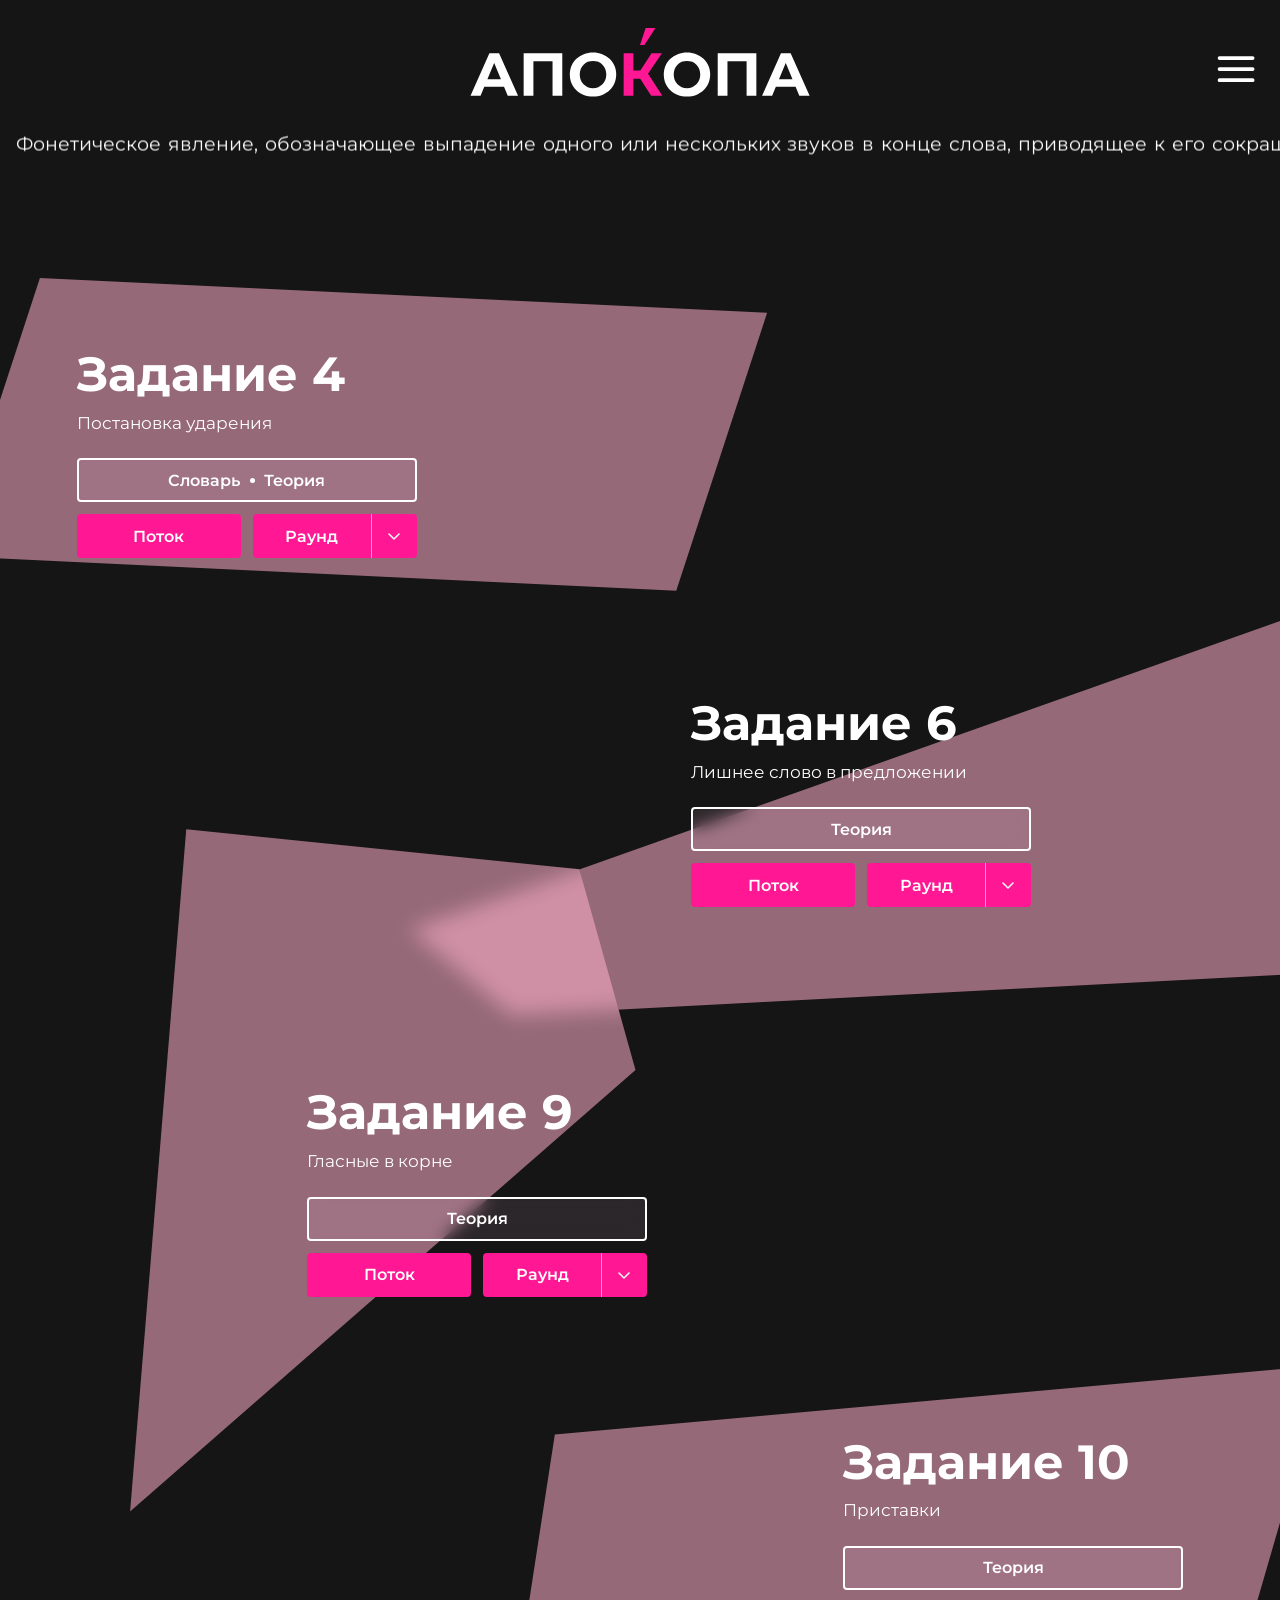
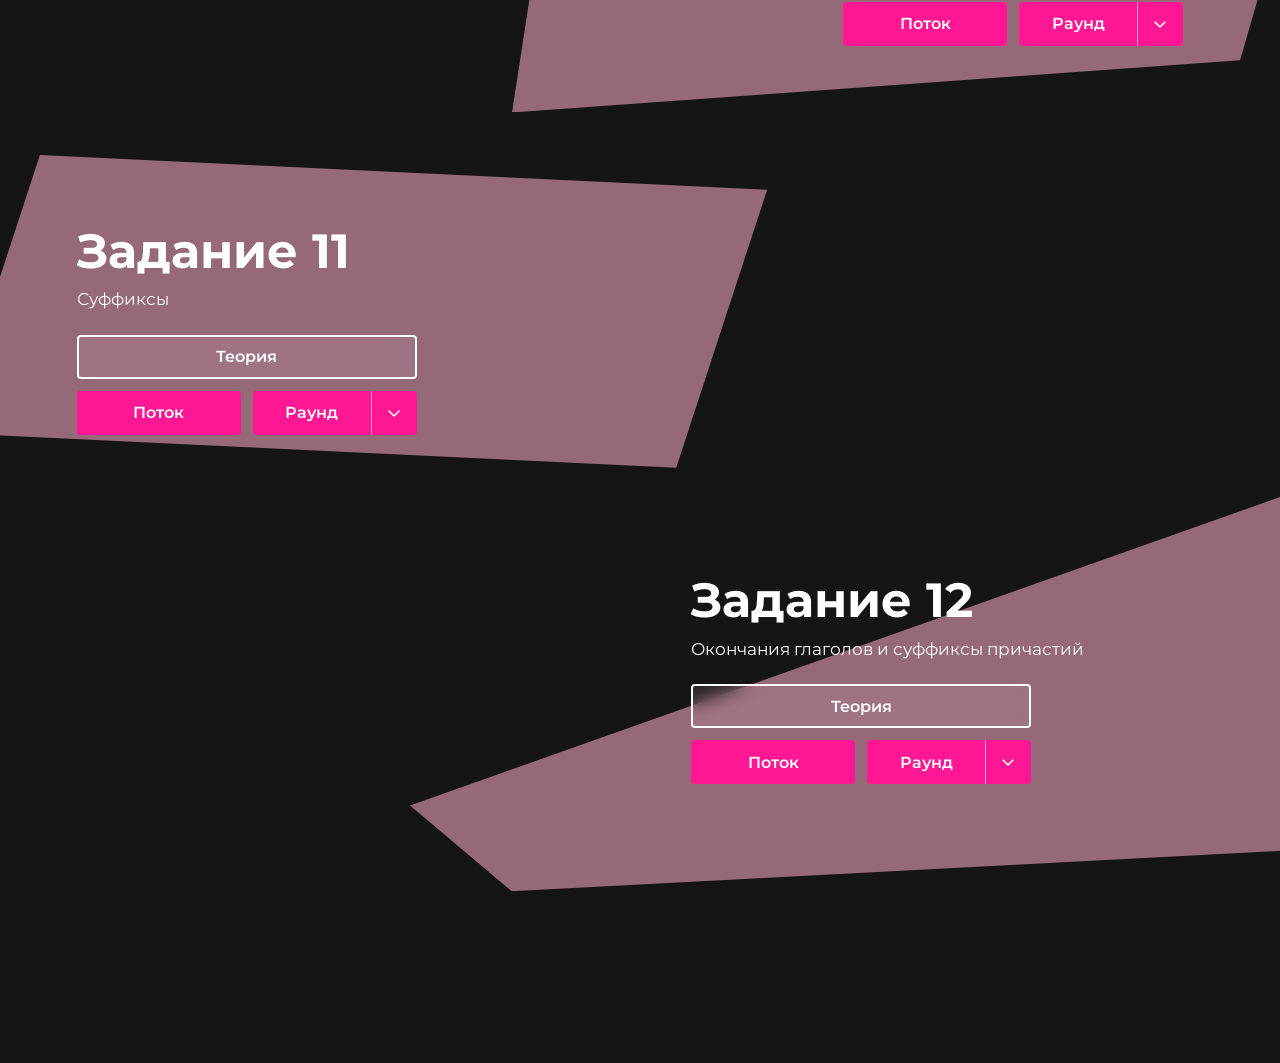
<file: index.html>
<!DOCTYPE html>
<html lang="ru">
<head>
  <meta charset="UTF-8" />
  <meta name="viewport" content="width=device-width, initial-scale=1.0, viewport-fit=cover" />
  <title>Апокопа</title>
  <link rel="stylesheet" href="css/styles.css" />
</head>
<body data-page="home">

  <header class="top top--home">
    <a class="logo" href="index.html"><img src="img/logo.svg" alt="Апокопа" /></a>
    <div class="top-right menu" data-menu></div>
  </header>

  <section class="definition">
    <div class="scrolling-text">
      Фонетическое явление, обозначающее выпадение одного или нескольких звуков в конце слова, приводящее к его сокращению
    </div>
  </section>

  <main class="tasks">

    <div class="task" data-task="4">
      <div class="polygon polygon1"></div>
      <div class="task-content">
        <div class="task-number">Задание 4</div>
        <div class="task-description">Постановка ударения</div>
        <div class="buttons">
          <a href="theory.html?task=4" class="btn glass wide">Словарь<span class="mid-dot"></span>Теория</a>
          <a href="practice.html?task=4&amp;mode=flow" class="btn pink">Поток</a>
          <div class="split" data-round></div>
        </div>
      </div>
    </div>

    <div class="task" data-task="6">
      <div class="polygon polygon2"></div>
      <div class="task-content">
        <div class="task-number">Задание 6</div>
        <div class="task-description">Лишнее слово в предложении</div>
        <div class="buttons">
          <a href="theory.html?task=6" class="btn glass wide">Теория</a>
          <a href="practice.html?task=6&amp;mode=flow" class="btn pink">Поток</a>
          <div class="split" data-round></div>
        </div>
      </div>
    </div>

    <div class="task" data-task="9">
      <div class="polygon polygon3"></div>
      <div class="task-content">
        <div class="task-number">Задание 9</div>
        <div class="task-description">Гласные в корне</div>
        <div class="buttons">
          <a href="theory.html?task=9" class="btn glass wide">Теория</a>
          <a href="practice.html?task=9&amp;mode=flow" class="btn pink">Поток</a>
          <div class="split" data-round></div>
        </div>
      </div>
    </div>

    <div class="task" data-task="10">
      <div class="polygon polygon4"></div>
      <div class="task-content">
        <div class="task-number">Задание 10</div>
        <div class="task-description">Приставки</div>
        <div class="buttons">
          <a href="theory.html?task=10" class="btn glass wide">Теория</a>
          <a href="practice.html?task=10&amp;mode=flow" class="btn pink">Поток</a>
          <div class="split" data-round></div>
        </div>
      </div>
    </div>

    <div class="task" data-task="11">
      <div class="polygon polygon1 polygon--alt"></div>
      <div class="task-content">
        <div class="task-number">Задание 11</div>
        <div class="task-description">Суффиксы</div>
        <div class="buttons">
          <a href="theory.html?task=11" class="btn glass wide">Теория</a>
          <a href="practice.html?task=11&amp;mode=flow" class="btn pink">Поток</a>
          <div class="split" data-round></div>
        </div>
      </div>
    </div>

    <div class="task" data-task="12">
      <div class="polygon polygon2 polygon--alt"></div>
      <div class="task-content">
        <div class="task-number">Задание 12</div>
        <div class="task-description">Окончания глаголов и суффиксы причастий</div>
        <div class="buttons">
          <a href="theory.html?task=12" class="btn glass wide">Теория</a>
          <a href="practice.html?task=12&amp;mode=flow" class="btn pink">Поток</a>
          <div class="split" data-round></div>
        </div>
      </div>
    </div>

  </main>

  <script src="js/common.js"></script>
  <script src="js/main.js"></script>
</body>
</html>
</file>
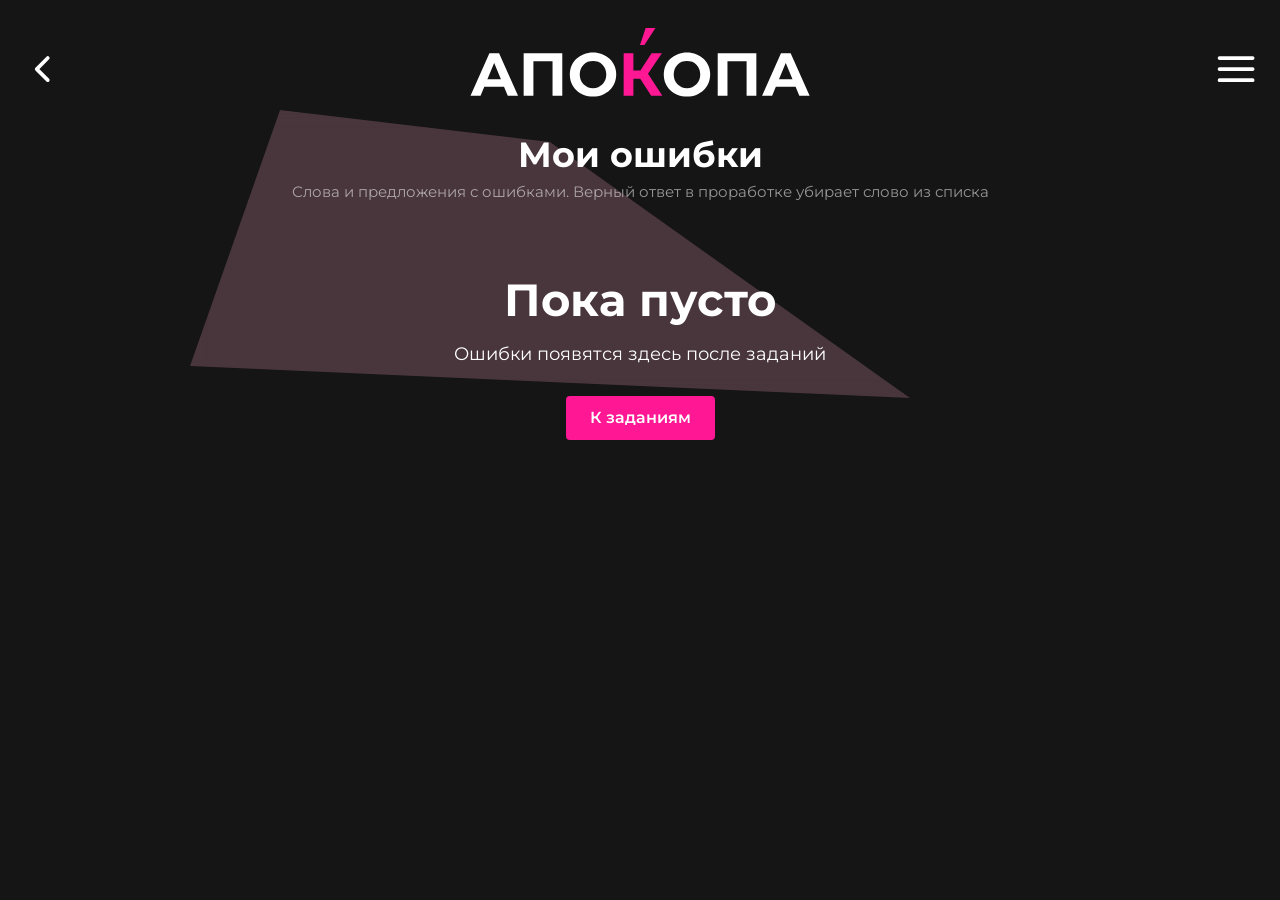
<file: mistakes.html>
<!DOCTYPE html>
<html lang="ru">
<head>
  <meta charset="UTF-8" />
  <meta name="viewport" content="width=device-width, initial-scale=1.0, viewport-fit=cover" />
  <title>Апокопа — мои ошибки</title>
  <link rel="stylesheet" href="css/styles.css" />
</head>
<body data-page="mistakes">

  <header class="top">
    <div class="top-left">
      <a class="back" href="index.html" aria-label="На главную">
      <svg viewBox="0 0 24 24" fill="none"><path d="M14 6l-6 6 6 6" stroke="currentColor" stroke-width="2" stroke-linecap="round" stroke-linejoin="round"/></svg>
      </a>
    </div>
    <a class="logo" href="index.html"><img src="img/logo.svg" alt="Апокопа" /></a>
    <div class="top-right menu" data-menu></div>
  </header>

  <main class="theory">
    <h1 class="theory-title">Мои ошибки</h1>
    <p class="theory-sub">Слова и предложения с ошибками. Верный ответ в проработке убирает слово из списка</p>
    <div id="content"></div>
  </main>

  <div class="bg-shape bg-shape--theory"></div>

  <script src="js/data/task4.js"></script>
  <script src="js/data/task6.js"></script>
  <script src="js/data/task9.js"></script>
  <script src="js/data/task10.js"></script>
  <script src="js/data/task11.js"></script>
  <script src="js/data/task12.js"></script>
  <script src="js/common.js"></script>
  <script src="js/mistakes.js"></script>
</body>
</html>
</file>
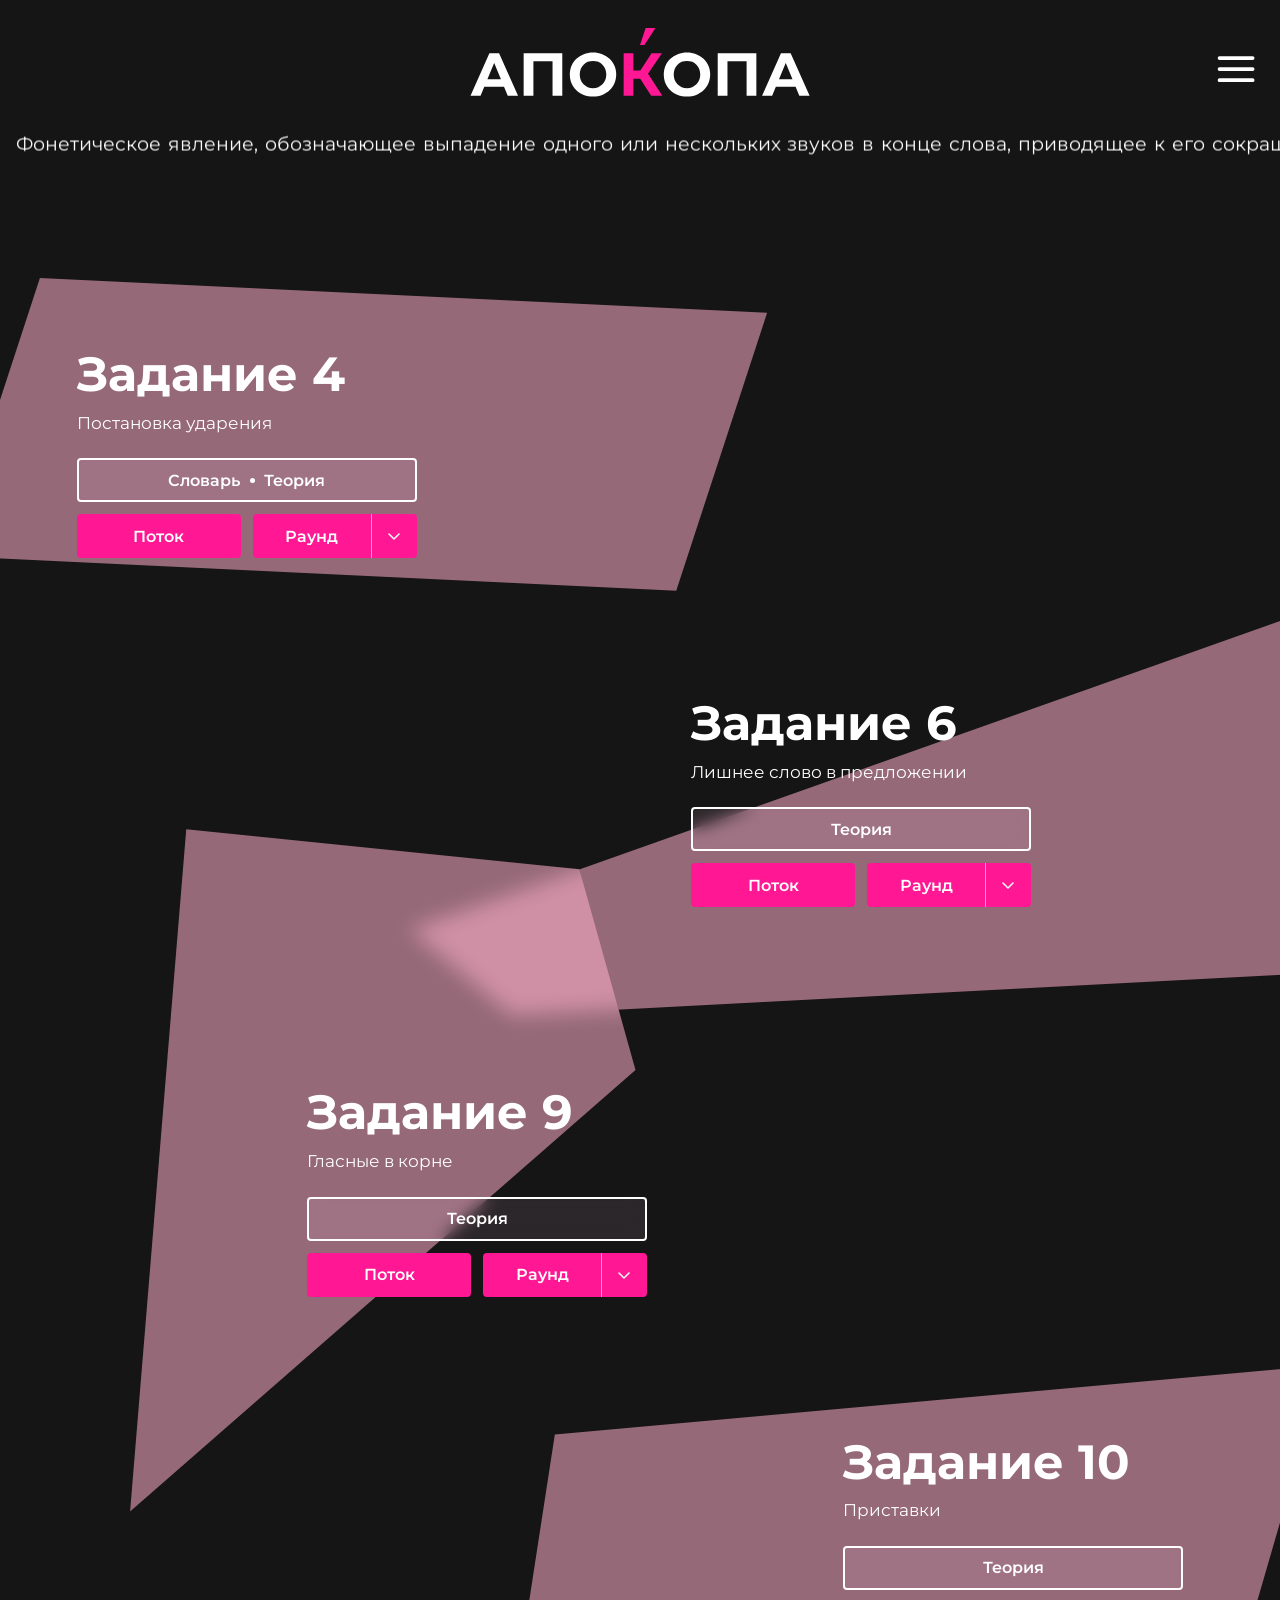
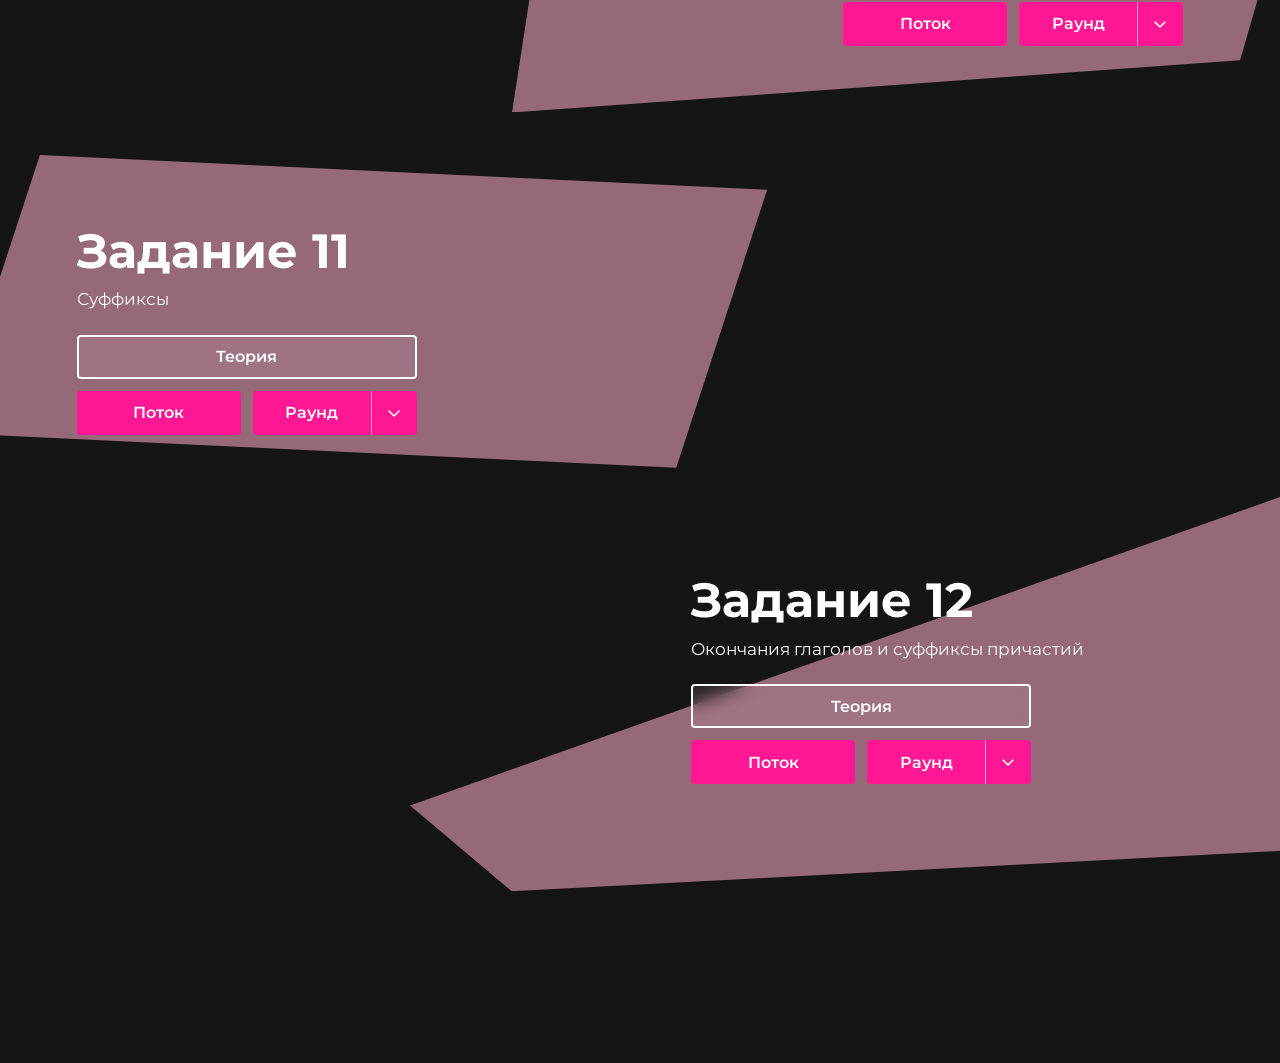
<file: practice.html>
<!DOCTYPE html>
<html lang="ru">
<head>
  <meta charset="UTF-8" />
  <meta name="viewport" content="width=device-width, initial-scale=1.0, viewport-fit=cover" />
  <title>Апокопа — практика</title>
  <link rel="stylesheet" href="css/styles.css" />
</head>
<body>

  <header class="top">
    <div class="top-left">
      <a class="back" href="index.html" aria-label="На главную">
      <svg viewBox="0 0 24 24" fill="none"><path d="M14 6l-6 6 6 6" stroke="currentColor" stroke-width="2" stroke-linecap="round" stroke-linejoin="round"/></svg>
      </a>
    </div>
    <a class="logo" href="index.html"><img src="img/logo.svg" alt="Апокопа" /></a>
    <div class="top-right menu" data-menu></div>
  </header>
  <p class="page-label" id="page-label"></p>

  <main class="practice">
    <div class="progress" id="progress" hidden><div class="progress-fill" id="progress-fill"></div></div>
    <div class="progress progress--retry" id="progress-retry" hidden><div class="progress-fill" id="progress-retry-fill"></div></div>
    <div class="retry-tag" id="retry-tag" hidden>Работа над ошибками</div>
    <p class="prompt" id="prompt"></p>

    <div class="stage" id="stage"></div>

    <div class="actions" id="actions">
      <button id="check-button" class="btn pink" type="button" hidden>Ответ</button>
      <button id="next-button" class="btn pink" type="button" hidden>Далее</button>
    </div>
  </main>

  <div class="bg-shape bg-shape--random" id="bg-shape"></div>

  <script src="js/data/task4.js"></script>
  <script src="js/data/task6.js"></script>
  <script src="js/data/task9.js"></script>
  <script src="js/data/task10.js"></script>
  <script src="js/data/task11.js"></script>
  <script src="js/data/task12.js"></script>
  <script src="js/common.js"></script>
  <script src="js/practice.js"></script>
</body>
</html>
</file>
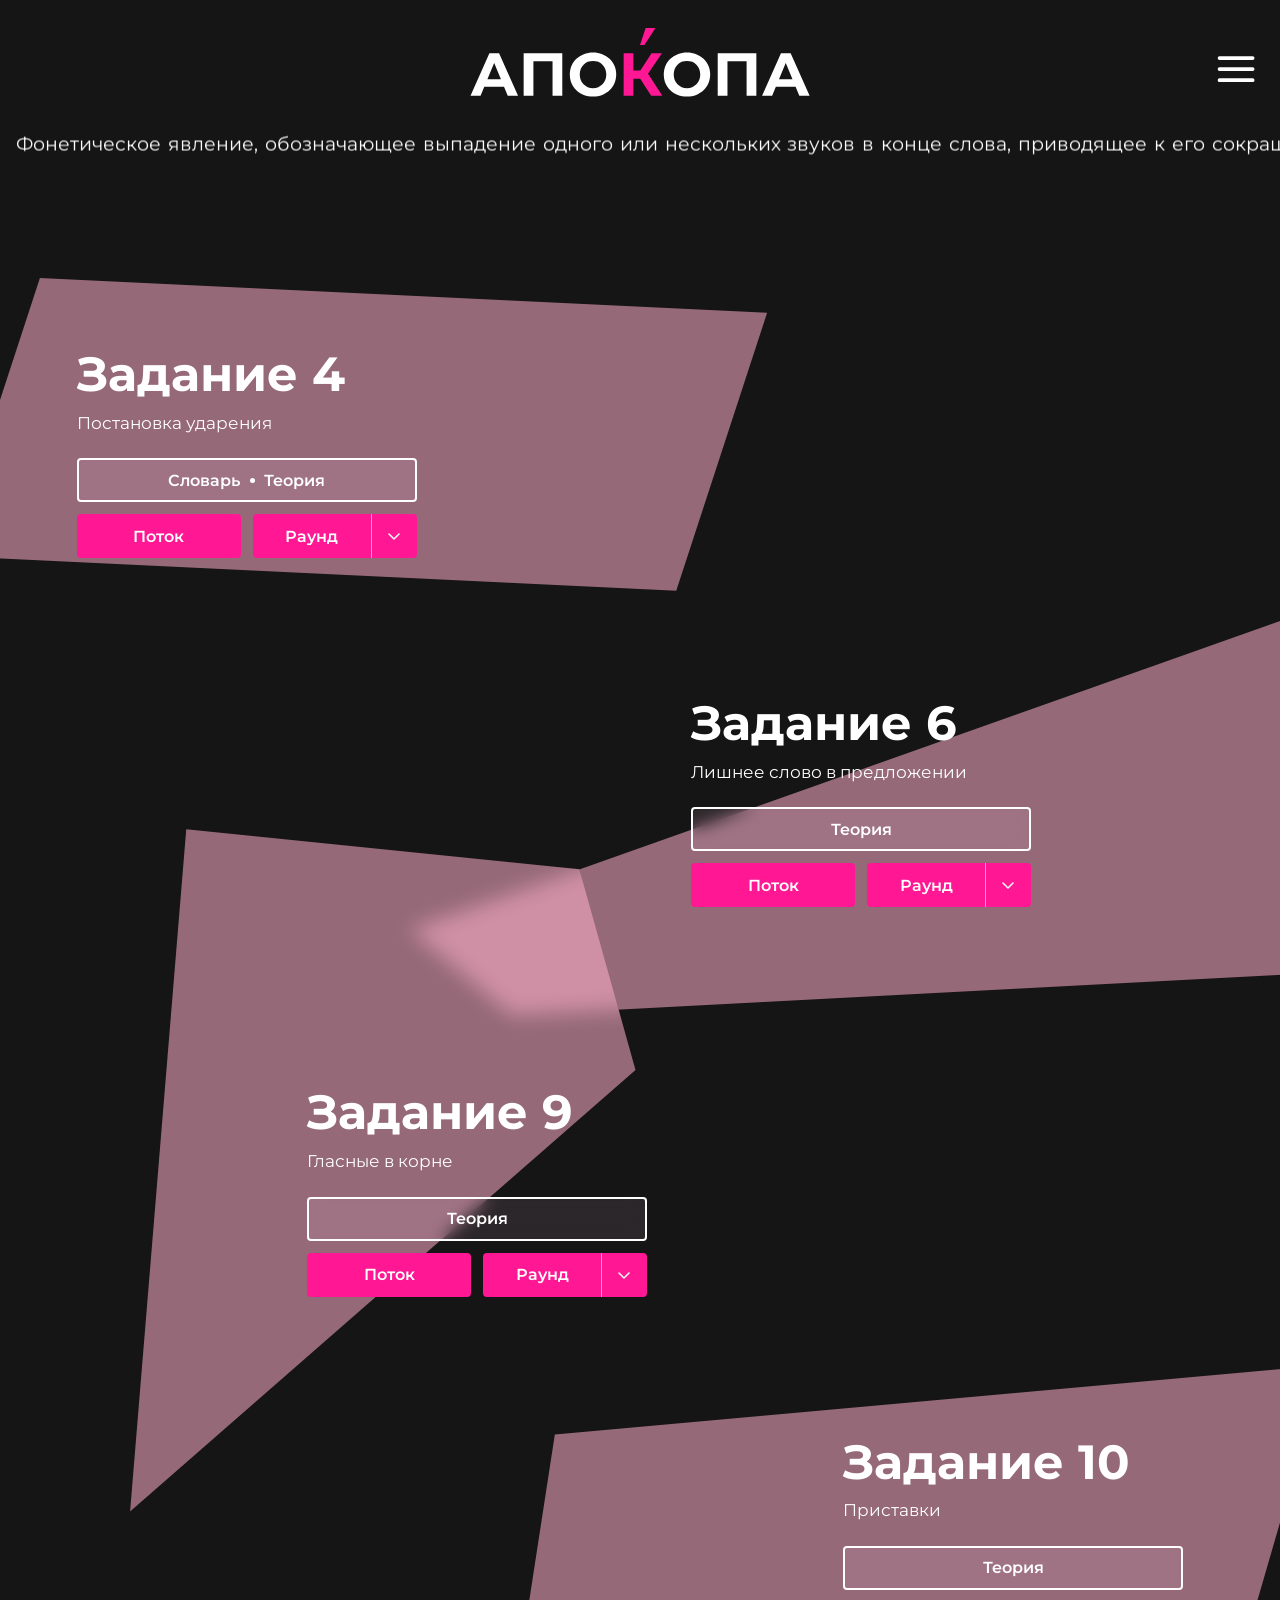
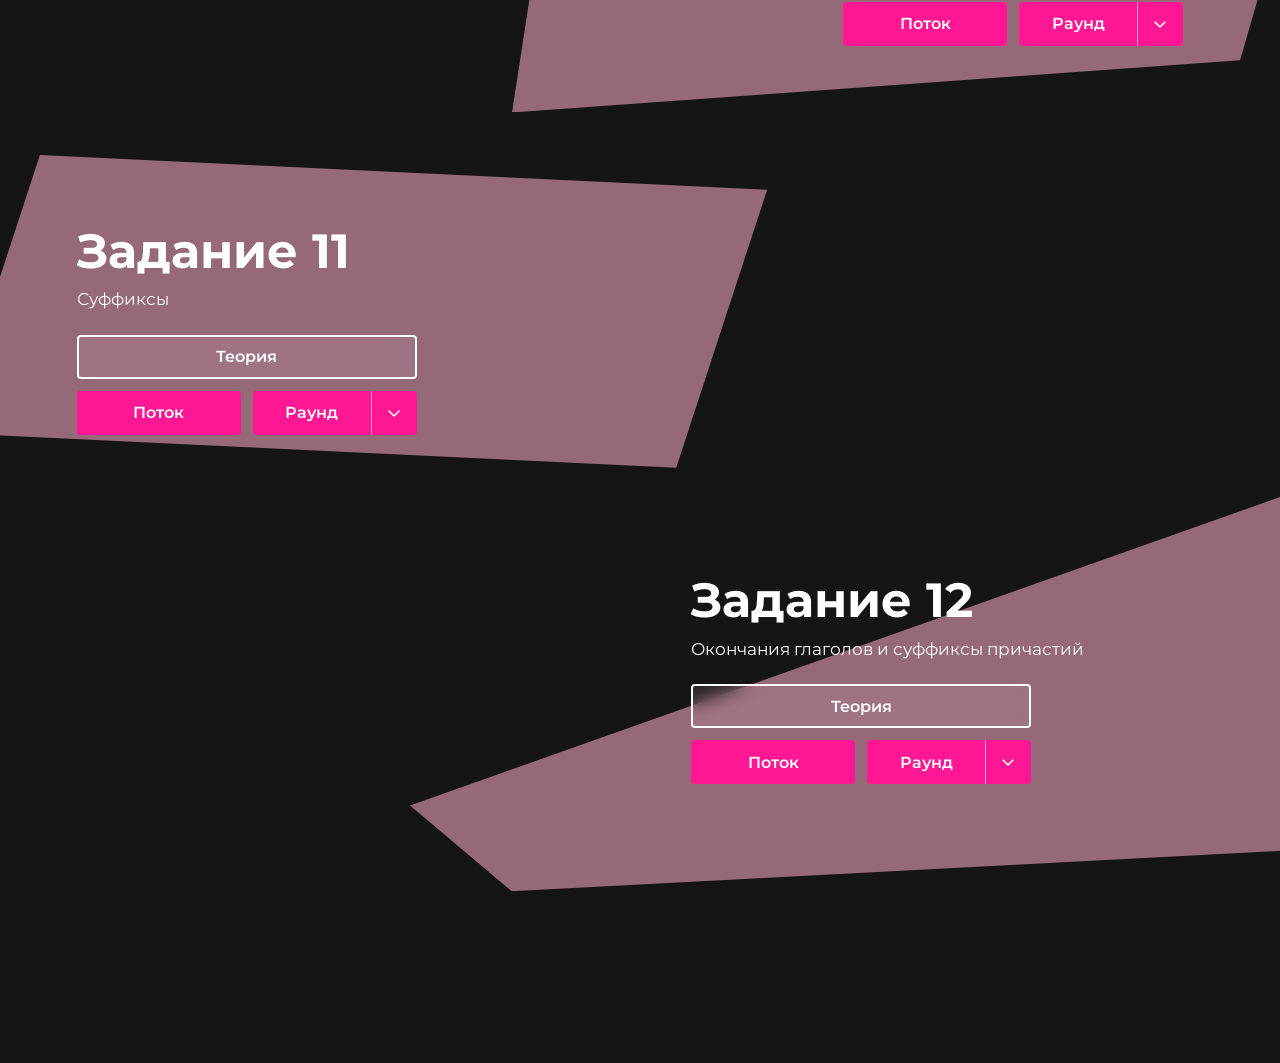
<file: theory.html>
<!DOCTYPE html>
<html lang="ru">
<head>
  <meta charset="UTF-8" />
  <meta name="viewport" content="width=device-width, initial-scale=1.0, viewport-fit=cover" />
  <title>Апокопа — теория</title>
  <link rel="stylesheet" href="css/styles.css" />
</head>
<body>

  <header class="top">
    <div class="top-left">
      <a class="back" href="index.html" aria-label="На главную">
      <svg viewBox="0 0 24 24" fill="none"><path d="M14 6l-6 6 6 6" stroke="currentColor" stroke-width="2" stroke-linecap="round" stroke-linejoin="round"/></svg>
      </a>
    </div>
    <a class="logo" href="index.html"><img src="img/logo.svg" alt="Апокопа" /></a>
    <div class="top-right menu" data-menu></div>
  </header>

  <main class="theory">
    <h1 class="theory-title" id="title"></h1>
    <p class="theory-sub" id="sub"></p>

    <div class="search">
      <label class="search-box">
        <svg viewBox="0 0 18 18" fill="none"><circle cx="8" cy="8" r="5.5" stroke="currentColor" stroke-width="2"/><path d="M12.5 12.5L16 16" stroke="currentColor" stroke-width="2" stroke-linecap="round"/></svg>
        <input id="search" type="search" placeholder="Поиск" autocomplete="off" spellcheck="false" />
      </label>
    </div>

    <div id="content"></div>
    <p class="empty" id="empty" hidden>Ничего не нашлось</p>
  </main>

  <div class="bg-shape bg-shape--theory"></div>

  <script src="js/data/task4.js"></script>
  <script src="js/data/task6.js"></script>
  <script src="js/data/task9.js"></script>
  <script src="js/data/task10.js"></script>
  <script src="js/data/task11.js"></script>
  <script src="js/data/task12.js"></script>
  <script src="js/common.js"></script>
  <script src="js/theory.js"></script>
</body>
</html>
</file>
<file: css/styles.css>
/* ШРИФТЫ */
/* montserrat лежит в проекте, чтобы работать офлайн */
@font-face {
  font-family: 'Montserrat';
  font-style: normal;
  font-display: swap;
  font-weight: 100 900;
  src: url(../fonts/montserrat-cyrillic-wght-normal.woff2) format('woff2');
  unicode-range: U+0301, U+0400-045F, U+0490-0491, U+04B0-04B1, U+2116;
}
@font-face {
  font-family: 'Montserrat';
  font-style: normal;
  font-display: swap;
  font-weight: 100 900;
  src: url(../fonts/montserrat-latin-wght-normal.woff2) format('woff2');
  unicode-range: U+0000-00FF, U+0131, U+0152-0153, U+02BB-02BC, U+02C6, U+02DA, U+02DC, U+0304, U+0308, U+0329, U+2000-206F, U+20AC, U+2122, U+2191, U+2193, U+2212, U+2215, U+FEFF, U+FFFD;
}

/* ЦВЕТА */
:root {
  --bg: #151515;
  --pink: #ff1793;
  --pink-soft: #ffafca;
  --white: #ffffff;
  --muted: rgba(255, 255, 255, 0.55);
  --glass: rgba(255, 200, 230, 0.1);
  --glass-line: rgba(255, 255, 255, 0.28);
  --ease: cubic-bezier(0.2, 0.8, 0.2, 1);
  --logo-w: clamp(180px, 50vw, 340px);
  color-scheme: dark;
}

/* БАЗА */
*,
*::before,
*::after {
  box-sizing: border-box;
}
html {
  -webkit-text-size-adjust: 100%;
}
body {
  margin: 0;
  min-height: 100vh;
  min-height: 100dvh;
  background-color: var(--bg);
  font-family: 'Montserrat', system-ui, sans-serif;
  font-weight: 400;
  color: var(--white);
  overflow-x: clip;
  -webkit-tap-highlight-color: transparent;
}
h1, h2, h3 {
  font-weight: 700;
  margin: 0;
}
button {
  font: inherit;
  color: inherit;
}
[hidden] {
  display: none !important;
}

/* ШАПКА */
/* одинаковая на всех страницах: большой логотип, иконки меню и «назад» одного размера */
.top {
  --icon: max(24px, calc(var(--logo-w) * 0.13));
  display: grid;
  grid-template-columns: 1fr auto 1fr;
  align-items: center;
  padding: 28px 16px 4px;
  position: relative;
  z-index: 50;
  overflow: hidden;
}
.logo {
  grid-column: 2;
  display: block;
  justify-self: center;
  line-height: 0;
  transition: transform 0.6s cubic-bezier(0.65, 0, 0.35, 1);
}
.logo img {
  width: var(--logo-w);
  height: auto;
}
.top-right {
  grid-column: 3;
  grid-row: 1;
  justify-self: end;
  position: relative;
  z-index: 2;
}
.top-left {
  grid-column: 1;
  grid-row: 1;
  display: flex;
  gap: 2px;
  align-items: center;
  justify-self: start;
  position: relative;
  z-index: 2;
}

/* МЕНЮ */
/* полоски справа поворачиваются, логотип уезжает влево за экран,
   на его месте справа налево проявляются пункты */
.top.menu-open .logo {
  transform: translateX(-110vw);
  pointer-events: none;
}
.menu-btn,
.back {
  width: calc(var(--icon) + 12px);
  height: calc(var(--icon) + 12px);
  display: grid;
  place-items: center;
  padding: 0;
  border: none;
  background: none;
  color: var(--white);
  cursor: pointer;
  transition: color 0.25s, opacity 0.3s ease;
}
.menu-btn svg,
.back svg {
  width: var(--icon);
  height: var(--icon);
}
.menu-btn svg {
  transition: transform 0.5s cubic-bezier(0.65, 0, 0.35, 1);
}
.top.menu-open .menu-btn svg {
  transform: rotate(-90deg);
}
.top.menu-open .back {
  opacity: 0;
  pointer-events: none;
}
@media (hover: hover) {
  .menu-btn:hover,
  .back:hover {
    color: var(--pink);
  }
}
.menu-row {
  position: absolute;
  top: 28px;
  bottom: 4px;
  left: 0;
  right: 0;
  display: flex;
  align-items: center;
  gap: clamp(28px, 5vw, 64px);
  padding: 0 calc(16px + var(--icon) + 22px) 0 12px;
  overflow-x: auto;
  scrollbar-width: none;
  white-space: nowrap;
  pointer-events: none;
}
.menu-row::-webkit-scrollbar {
  display: none;
}
/* по центру, а если не влезает — прокрутка, а не наезд на иконку */
.menu-row > :first-child {
  margin-left: auto;
}
.menu-row > :last-child {
  margin-right: auto;
}
.top.menu-open .menu-row {
  pointer-events: auto;
}
.menu-item {
  display: inline-flex;
  align-items: center;
  gap: 8px;
  min-height: 44px;
  color: var(--white);
  text-decoration: none;
  font-weight: 600;
  font-size: clamp(0.84rem, calc(var(--logo-w) * 0.065), 1.3rem);
  opacity: 0;
  transform: translateX(18px);
  transition: opacity 0.3s ease, transform 0.4s var(--ease), color 0.2s;
}
.top.menu-open .menu-item {
  opacity: 1;
  transform: none;
  transition-delay: 0.15s;
}
.top.menu-open .menu-item:nth-last-child(2) { transition-delay: 0.22s; }
.top.menu-open .menu-item:nth-last-child(3) { transition-delay: 0.29s; }
.top.menu-open .menu-item:nth-last-child(4) { transition-delay: 0.36s; }
@media (hover: hover) {
  .menu-item:hover {
    color: var(--pink);
    transition-delay: 0s;
  }
}
.menu-badge {
  min-width: 22px;
  height: 22px;
  padding: 0 6px;
  border-radius: 11px;
  background: var(--pink);
  color: var(--white);
  font-size: 0.75rem;
  display: grid;
  place-items: center;
  font-variant-numeric: tabular-nums;
}

/* подпись «Задание 4 · Поток» уезжает вместе с логотипом */
body.menu-open .page-label {
  transform: translateX(-110vw);
}
.page-label {
  transition: transform 0.6s cubic-bezier(0.65, 0, 0.35, 1);
  text-align: center;
  font-size: 0.8rem;
  letter-spacing: 0.12em;
  text-transform: uppercase;
  color: var(--muted);
  margin: 2px 0 0;
  position: relative;
  z-index: 50;
}

/* БЕГУЩАЯ СТРОКА */
.definition {
  margin: 0.2rem 0 0.5rem;
  height: 3.2rem;
  position: relative;
  overflow: hidden;
  z-index: 100;
}
.scrolling-text {
  position: absolute;
  white-space: nowrap;
  font-size: 1.05rem;
  will-change: transform;
  left: 16px;
  top: 50%;
  transform: translateY(-50%);
  word-spacing: 0.12rem;
}

/* КНОПКИ */
.buttons {
  display: flex;
  gap: 0.75rem;
  flex-wrap: wrap;
}
/* в карточке задания: теория во всю ширину, поток и раунд под ней поровну */
.task .buttons {
  display: grid;
  grid-template-columns: 1fr 1fr;
  width: 340px;
  max-width: 100%;
}
.task .buttons > .btn {
  padding-inline: 0.6rem;
}
.task .buttons .btn.wide {
  grid-column: 1 / -1;
}
.btn {
  display: inline-flex;
  align-items: center;
  justify-content: center;
  min-height: 44px;
  padding: 0.6rem 1.5rem;
  border-radius: 4px;
  text-decoration: none;
  font-size: 1rem;
  font-weight: 600;
  line-height: 1.2;
  transition: transform 0.3s ease, box-shadow 0.3s ease, background-color 0.3s ease, color 0.3s ease, opacity 0.3s ease;
  cursor: pointer;
  user-select: none;
  -webkit-user-select: none;
}
.btn:active {
  transform: scale(0.96);
}
.btn.glass {
  background-color: var(--glass);
  border: 2px solid var(--white);
  color: var(--white);
  backdrop-filter: blur(8px);
  -webkit-backdrop-filter: blur(8px);
}
.btn.pink {
  background-color: var(--pink);
  color: var(--white);
  border: none;
}
.btn[disabled] {
  opacity: 0.35;
  pointer-events: none;
}
@media (hover: hover) {
  .btn.glass:hover {
    transform: translateY(-4px);
    box-shadow: 0 4px 12px rgba(255, 255, 255, 0.2);
    background-color: rgba(255, 255, 255, 0.9);
    color: black;
  }
  .btn.pink:hover {
    transform: translateY(-4px);
    box-shadow: 0 4px 12px rgba(255, 23, 147, 0.5);
    background-color: var(--white);
    color: var(--pink);
  }
}

/* кнопка раунда со стрелкой */
.split {
  position: relative;
  display: flex;
  transition: transform 0.3s ease, box-shadow 0.3s ease;
  border-radius: 4px;
}
.split .btn {
  border-radius: 0;
}
.split .split-main {
  flex: 1;
  border-radius: 4px 0 0 4px;
  padding: 0.6rem 0.9rem;
}
/* стрелка отделена тонкой линией, сама стрелка тонкая */
.split .split-arrow {
  position: relative;
  flex: none;
  width: 46px;
  padding: 0;
  border-radius: 0 4px 4px 0;
}
.split .split-arrow::before {
  content: "";
  position: absolute;
  left: 0;
  top: 0;
  bottom: 0;
  width: 1px;
  background: rgba(255, 255, 255, 0.55);
}
.split-arrow svg {
  width: 16px;
  height: 16px;
  transition: transform 0.3s var(--ease);
}
.split.open .split-arrow svg {
  transform: rotate(180deg);
}
@media (hover: hover) {
  .split .btn.pink:hover {
    transform: none;
    box-shadow: none;
  }
  .split:hover {
    transform: translateY(-4px);
    box-shadow: 0 4px 12px rgba(255, 23, 147, 0.5);
  }
}

/* выезжающая плашка */
.round-menu {
  position: absolute;
  top: calc(100% + 8px);
  right: 0;
  display: flex;
  gap: 6px;
  padding: 6px;
  border-radius: 6px;
  background: rgba(30, 12, 22, 0.55);
  border: 1px solid var(--glass-line);
  backdrop-filter: blur(14px);
  -webkit-backdrop-filter: blur(14px);
  opacity: 0;
  transform: translateY(-8px) scale(0.97);
  transform-origin: top right;
  pointer-events: none;
  transition: opacity 0.25s ease, transform 0.3s var(--ease);
  z-index: 20;
}
.split.open .round-menu {
  opacity: 1;
  transform: none;
  pointer-events: auto;
}
.round-label {
  align-self: center;
  font-size: 0.75rem;
  color: var(--muted);
  padding: 0 6px 0 4px;
  white-space: nowrap;
}
.round-opt {
  min-width: 46px;
  height: 40px;
  border-radius: 4px;
  border: none;
  background: transparent;
  font-weight: 600;
  cursor: pointer;
  transition: background-color 0.25s, color 0.25s;
}
.round-opt.active {
  background: var(--pink);
}
@media (hover: hover) {
  .round-opt:not(.active):hover {
    background: rgba(255, 255, 255, 0.12);
  }
}

/* ГЛАВНАЯ: ЗАДАНИЯ */
/* на телефоне столбиком, чётные задания у правого края */
.tasks {
  position: relative;
  padding: 0 clamp(28px, 8vw, 48px) 24vw;
  overflow: hidden;
  overflow-x: clip;
  overflow-y: visible;
}
.task {
  position: relative;
  margin: 5rem 0 8rem;
}
.task:nth-child(even) .task-content {
  width: fit-content;
  max-width: 100%;
  margin-left: auto;
}
.task-content {
  position: relative;
  z-index: 2;
}
.task-content:has(.split.open) {
  z-index: 30;
}
.task-number {
  font-size: clamp(2.2rem, 10vw, 3rem);
  font-weight: 700;
}
.task-description {
  margin: 0.6rem 0 1.6rem;
  font-size: 1.05rem;
}

/* ПОЛИГОНЫ */
/* размеры в vw: фигуры уменьшаются пропорционально окну */
/* стекло: прежний розовый и размытие того, что под фигурой */
.polygon,
.bg-shape {
  background: rgba(255, 175, 202, 0.55);
  backdrop-filter: blur(10px);
  -webkit-backdrop-filter: blur(10px);
}
.polygon {
  position: absolute;
  /* фигура по центру карточки по высоте, а не свисает вниз */
  top: 50%;
  height: var(--h);
  margin-top: calc(var(--h) / -2);
  z-index: 0;
  pointer-events: none;
  will-change: transform;
}
.polygon.polygon--alt {
  animation-direction: reverse;
  animation-duration: 230s;
}
.polygon1 {
  left: -32vw;
  width: 160vw;
  --h: 64vw;
  clip-path: polygon(10% 0%, 90% 10%, 80% 90%, 0% 80%);
  animation: spin 160s linear infinite;
}
.polygon2 {
  left: -40vw;
  width: 168vw;
  --h: 74vw;
  clip-path: polygon(0% 80%, 95% 0%, 90% 90%, 10% 100%);
  animation: spin 190s linear infinite;
}
.polygon3 {
  left: -26vw;
  width: 100vw;
  --h: 138vw;
  clip-path: polygon(15% 5%, 85% 10%, 95% 35%, 5% 90%);
  animation: spin 210s linear infinite;
}
.polygon4 {
  left: -36vw;
  width: 150vw;
  --h: 62vw;
  clip-path: polygon(5% 20%, 95% 0%, 85% 85%, 0% 100%);
  animation: spin 175s linear infinite reverse;
}
@keyframes spin {
  from { transform: rotate(0deg); }
  to { transform: rotate(360deg); }
}

/* фигура на фоне практики и теории */
.bg-shape {
  position: fixed;
  z-index: -1;
  left: 50%;
  top: 46%;
  width: min(900px, 150vw);
  height: min(320px, 60vw);
  margin-left: calc(min(900px, 150vw) / -2);
  margin-top: calc(min(320px, 60vw) / -2);
  clip-path: polygon(10% 0%, 40% 10%, 80% 90%, 0% 80%);
  animation: spin 160s linear infinite;
  pointer-events: none;
}
.bg-shape {
  background: rgba(255, 175, 202, 0.45);
}
/* на страницах заданий фигура появляется в случайном месте */
.bg-shape--theory {
  top: 30%;
  background: rgba(255, 175, 202, 0.22);
}

/* ПЛАНШЕТ: РАЗМЕР ФИГУР КАК НА КОМПЬЮТЕРЕ, БЕЗ СКАЧКА НА 900PX */
@media (min-width: 600px) {
  .tasks { padding-bottom: 18vw; }
  .polygon1 { left: -6vw; width: calc(43.7vw + 349.7px); --h: calc(16.7vw + 133.7px); }
  .polygon2 { left: 30vw; width: calc(48.9vw + 390.9px); --h: calc(20.6vw + 164.6px); }
  .polygon3 { left: -2vw; width: calc(27vw + 216px); --h: calc(38.6vw + 308.6px); }
  .polygon4 { left: 28vw; width: calc(41.2vw + 329.2px); --h: calc(16.7vw + 133.7px); }
}

/* ДЕСКТОП: ГЛАВНАЯ ЗИГЗАГОМ */
@media (min-width: 900px) {
  .tasks {
    padding: 0 0 8vw;
  }
  .task {
    width: 40%;
    margin: 11rem 0;
    margin-left: max(6%, 48px);
  }
  .task:nth-child(even) {
    margin-left: auto;
    margin-right: max(6%, 48px);
    margin-top: -40px;
  }
  .task:nth-child(even) .task-content { margin-left: 0; }
  .task:nth-child(4n+3) { margin-left: 24%; }
  /* задание 10 правее остальных правых примерно на половину своей ширины */
  .task:nth-child(4) .task-content { margin-left: clamp(0px, calc(100% - 360px), 30%); }
  .polygon1 { left: -10vw; width: calc(43.7vw + 349.7px); --h: calc(16.7vw + 133.7px); }
  .polygon2 { left: -22vw; width: calc(48.9vw + 390.9px); --h: calc(20.6vw + 164.6px); }
  .polygon3 { left: -16vw; width: calc(27vw + 216px); --h: calc(38.6vw + 308.6px); }
  .polygon4 { left: -14vw; width: calc(41.2vw + 329.2px); --h: calc(16.7vw + 133.7px); }
  .scrolling-text { font-size: 1.2rem; }
}

/* ПРАКТИКА */
.practice {
  max-width: 680px;
  margin: 0 auto;
  padding: 0 20px 40px;
  display: flex;
  flex-direction: column;
  align-items: center;
  /* экран минус шапка: задание стоит по центру оставшегося места */
  min-height: calc(100vh - 64px - var(--logo-w) * 0.243);
  min-height: calc(100dvh - 64px - var(--logo-w) * 0.243);
  padding-bottom: 26vh;
}
.progress {
  width: min(420px, 100%);
  height: 6px;
  border-radius: 3px;
  background: rgba(255, 255, 255, 0.14);
  margin: 14px auto 0;
  overflow: hidden;
}
.progress-fill {
  height: 100%;
  width: 0;
  border-radius: 3px;
  background: var(--pink);
  box-shadow: 0 0 10px var(--pink);
  transition: width 0.5s var(--ease);
}
.progress--retry {
  margin-top: 8px;
}
.progress--retry .progress-fill {
  background: var(--pink-soft);
  box-shadow: 0 0 10px var(--pink-soft);
}
.retry-tag {
  margin-top: 18px;
  padding: 4px 12px;
  border-radius: 999px;
  border: 1.5px solid var(--pink);
  color: var(--pink);
  font-size: 0.8rem;
  font-weight: 600;
  letter-spacing: 0.04em;
}
.prompt {
  margin: 22px 0 0;
  text-align: center;
  font-size: 1.05rem;
  line-height: 1.45;
  max-width: 34ch;
}
.stage {
  /* формулировка остаётся наверху, само задание — по центру свободного места */
  margin-top: auto;
  padding-top: 26px;
  width: 100%;
  display: flex;
  flex-direction: column;
  align-items: center;
}
.actions {
  margin-top: 2rem;
  margin-bottom: auto;
  min-height: 48px;
  display: flex;
  justify-content: center;
}
.actions .btn {
  min-width: 160px;
}

/* задание 4: плашки слов одинаковой ширины */
.word-buttons {
  width: 100%;
  display: flex;
  flex-direction: column;
  align-items: center;
  gap: 0.85rem;
}
.word-btn {
  width: min(320px, 100%);
  min-height: 52px;
  padding: 0.7rem 1rem;
  border-radius: 4px;
  font-size: 1.15rem;
  font-weight: 600;
  letter-spacing: 0.02em;
  text-align: center;
  border: 2px solid var(--white);
  background-color: var(--glass);
  color: var(--white);
  cursor: pointer;
  backdrop-filter: blur(8px);
  -webkit-backdrop-filter: blur(8px);
  transition: all 0.3s ease;
}
.word-btn.selected {
  box-shadow: 0 0 12px 4px var(--pink);
}

/* задание 4, поток: одно слово, гласные нажимаются */
.stress-word {
  /* длинные слова уменьшаются, чтобы влезть в экран */
  font-size: clamp(1.4rem, calc(150vw / var(--len, 10)), 3.2rem);
  font-weight: 600;
  letter-spacing: 0.03em;
  text-align: center;
  white-space: nowrap;
  margin: 18px 0 8px;
}
.v {
  display: inline-block;
  min-width: 0.5em;
  padding: 0 0.04em;
  margin: 0;
  border-radius: 6px;
  cursor: pointer;
  transition: transform 0.35s var(--ease), margin 0.35s var(--ease), color 0.2s, box-shadow 0.25s, background-color 0.25s;
}
/* выбранная буква: розовое свечение по контуру самой буквы */
.v.picked,
.v.v-wrong {
  text-shadow: 0 0 2px var(--pink), 0 0 6px var(--pink), 0 0 14px var(--pink);
}
.checked .v {
  pointer-events: none;
}
/* после ответа верная буква растёт, соседи расходятся */
.v.v-right,
.v.v-missed {
  transform: scale(1.32);
  margin: 0 0.16em;
}
.v.v-right {
  color: var(--pink);
  text-shadow: 0 0 16px var(--pink);
}
.v.v-missed {
  color: var(--white);
}
.v:focus-visible {
  outline: 2px solid var(--pink);
  outline-offset: 2px;
}

/* задание 6: предложение как обычный текст */
.sentence {
  font-size: clamp(1.25rem, 5.2vw, 1.55rem);
  font-weight: 600;
  line-height: 2;
  text-align: center;
  max-width: 30ch;
}
.w {
  display: inline;
  padding: 0.1em 0.12em;
  margin: 0 -0.12em;
  border-radius: 6px;
  cursor: pointer;
  transition: background-color 0.25s, color 0.25s, box-shadow 0.25s, opacity 0.3s;
  -webkit-box-decoration-break: clone;
  box-decoration-break: clone;
}
.w.selected {
  background: rgba(255, 23, 147, 0.22);
  box-shadow: 0 0 12px 2px var(--pink);
}

/* задание 9: слово с пропуском */
.gap-word {
  font-size: clamp(1.4rem, calc(150vw / var(--len, 10)), 3rem);
  font-weight: 600;
  letter-spacing: 0.02em;
  text-align: center;
  margin: 10px 0 34px;
  white-space: nowrap;
}
.slot {
  display: inline-block;
  min-width: 0.62em;
  margin: 0;
  text-align: center;
  border-bottom: 3px solid var(--white);
  line-height: 1.1;
  transition: color 0.3s, text-shadow 0.3s, border-color 0.3s;
}
.slot-letter {
  display: inline-block;
  transform: scale(1);
  transition: transform 0.12s ease-out;
}
.slot-letter.out {
  transform: scale(0);
}
.letters {
  display: flex;
  gap: 14px;
  justify-content: center;
}
.letter-btn {
  width: 76px;
  height: 76px;
  border-radius: 6px;
  border: 2px solid var(--white);
  background: var(--glass);
  backdrop-filter: blur(8px);
  -webkit-backdrop-filter: blur(8px);
  font-size: 2rem;
  font-weight: 600;
  cursor: pointer;
  transition: border-color 0.3s, background-color 0.3s, color 0.3s, box-shadow 0.3s, opacity 0.3s;
}
.letter-btn .ch {
  display: inline-block;
  transition: transform 0.11s ease-in;
}
.letter-btn.used {
  border-color: rgba(255, 255, 255, 0.35);
}
.letter-btn.used .ch {
  transform: scale(0);
}
.hint {
  margin-top: 1.4rem;
  min-height: 1.4em;
  text-align: center;
  color: var(--muted);
  font-size: 0.95rem;
  opacity: 0;
  transform: translateY(6px);
  transition: opacity 0.4s, transform 0.4s var(--ease);
}
.hint.show {
  opacity: 1;
  transform: none;
}

/* СОСТОЯНИЯ ПОСЛЕ ОТВЕТА */
/* розовое — выбрано, белое — верно, мимо — дрожит и гаснет */
.checked .word-btn,
.checked .w,
.checked .letter-btn {
  pointer-events: none;
}
.is-right {
  background-color: var(--white) !important;
  color: var(--pink) !important;
  box-shadow: 0 0 14px 3px var(--pink) !important;
  border-color: var(--white) !important;
}
/* выбрано, но неверно: остаётся розовое свечение */
.is-wrong {
  background-color: transparent !important;
  border-color: var(--pink) !important;
  box-shadow: 0 0 12px 4px var(--pink) !important;
  color: rgba(255, 255, 255, 0.7) !important;
  animation: shake 0.45s ease;
}
.w.is-wrong {
  outline: 2px solid var(--pink);
  outline-offset: -2px;
  background-color: rgba(255, 23, 147, 0.18) !important;
}
/* верно, но не выбрано: белая заливка, тёмный текст */
.is-missed {
  background-color: var(--white) !important;
  color: var(--bg) !important;
  border-color: var(--white) !important;
  box-shadow: none !important;
  opacity: 1 !important;
  animation: pulse 1s ease-in-out 2;
}
.is-dim {
  opacity: 0.35;
  box-shadow: none !important;
}
.slot.slot-right {
  color: var(--pink);
  border-color: var(--pink);
  text-shadow: 0 0 16px var(--pink);
}
.slot.slot-fixed {
  border-color: var(--pink);
}
.shake {
  animation: shake 0.45s ease;
}
@keyframes shake {
  0%, 100% { transform: translateX(0); }
  20% { transform: translateX(-7px); }
  40% { transform: translateX(6px); }
  60% { transform: translateX(-4px); }
  80% { transform: translateX(2px); }
}
@keyframes pulse {
  0%, 100% { box-shadow: 0 0 0 0 rgba(255, 255, 255, 0); }
  50% { box-shadow: 0 0 14px 3px rgba(255, 255, 255, 0.75); }
}

/* ИТОГ РАУНДА */
.result {
  text-align: center;
  margin-top: 8vh;
}
.result h2 {
  font-size: clamp(2rem, 9vw, 2.8rem);
}
.result p {
  margin: 1rem 0 2rem;
  font-size: 1.1rem;
}
.result .big {
  color: var(--pink);
  font-weight: 700;
}
.result .buttons {
  justify-content: center;
}

/* КОНФЕТТИ */
.confetti {
  position: fixed;
  inset: 0;
  pointer-events: none;
  z-index: 998;
  overflow: hidden;
}
.bit {
  position: absolute;
  top: 0;
  left: 0;
  will-change: transform, opacity;
}
.bit--pink {
  background: var(--pink);
}
.bit--soft {
  background: var(--pink-soft);
  opacity: 0.7;
}
.bit--shard {
  background: rgba(255, 200, 230, 0.28);
  border: 1px solid rgba(255, 255, 255, 0.5);
}

/* ТЕОРИЯ */
.theory {
  max-width: 980px;
  margin: 0 auto;
  padding: 0 20px 60px;
}
.theory-title {
  text-align: center;
  font-size: clamp(1.5rem, 6vw, 2.2rem);
  margin: 18px 0 6px;
}
.theory-sub {
  text-align: center;
  color: var(--muted);
  margin: 0 0 18px;
  font-size: 0.95rem;
}
.search {
  position: sticky;
  top: 0;
  z-index: 40;
  padding: 10px 0 14px;
  transition: background-color 0.3s;
}
/* фон появляется, только когда поиск прилип к верху */
.search.stuck {
  background: linear-gradient(var(--bg) 70%, rgba(21, 21, 21, 0));
}
.search-box {
  position: relative;
}
.search-box svg {
  position: absolute;
  z-index: 1;
  pointer-events: none;
  left: 14px;
  top: 50%;
  width: 18px;
  height: 18px;
  transform: translateY(-50%);
  color: var(--muted);
}
.search input {
  width: 100%;
  height: 50px;
  padding: 0 16px 0 44px;
  border-radius: 4px;
  border: 2px solid var(--white);
  background: var(--glass);
  backdrop-filter: blur(8px);
  -webkit-backdrop-filter: blur(8px);
  color: var(--white);
  font: inherit;
  font-size: 1rem;
  outline: none;
  transition: box-shadow 0.3s;
}
.search input::-webkit-search-cancel-button {
  -webkit-appearance: none;
}
.search input::placeholder {
  color: var(--muted);
}
.search input:focus {
  box-shadow: 0 0 12px 2px var(--pink);
}
.empty {
  text-align: center;
  color: var(--muted);
  margin-top: 3rem;
}

/* словарь по буквам */
.letter-section {
  display: grid;
  align-items: start;
  grid-template-columns: 56px 1fr;
  gap: 0 12px;
  padding: 18px 0;
  border-top: 1px solid rgba(255, 255, 255, 0.12);
}
.letter-section:first-of-type {
  border-top: none;
}
.letter {
  font-size: 2.4rem;
  font-weight: 700;
  color: var(--pink);
  line-height: 1;
  text-transform: uppercase;
}
.dict-list {
  list-style: none;
  margin: 0;
  padding: 0;
  display: grid;
  grid-template-columns: repeat(auto-fill, minmax(190px, 1fr));
  gap: 10px 20px;
  align-content: start;
}
.dict-list li {
  font-size: 1.1rem;
  font-weight: 500;
  line-height: 1.4;
}
.dict-list b {
  color: var(--pink);
  font-weight: 700;
}
.pleo-list li b {
  font-weight: 600;
}

/* карточки правил */
.cards {
  display: grid;
  grid-template-columns: repeat(auto-fill, minmax(280px, 1fr));
  gap: 14px;
}
.rule-card {
  padding: 18px 18px 16px;
  border-radius: 6px;
  border: 1.5px solid var(--glass-line);
  background: rgba(20, 10, 16, 0.55);
  backdrop-filter: blur(10px);
  -webkit-backdrop-filter: blur(10px);
}
.rule-card h3 {
  font-size: 1.1rem;
  line-height: 1.35;
  margin-bottom: 8px;
}
.rule-card p {
  margin: 0;
  line-height: 1.5;
}
.rule-card .ex--stress {
  color: rgba(255, 255, 255, 0.82) !important;
}
.rule-card .ex--stress b {
  color: var(--pink);
  font-weight: 700;
}
.rule-card .ex {
  margin-top: 10px;
  color: var(--pink-soft);
  font-size: 0.95rem;
}
.rule-card--intro {
  margin-bottom: 14px;
}

/* МЕНЬШЕ ДВИЖЕНИЯ */
@media (prefers-reduced-motion: reduce) {
  .polygon,
  .bg-shape {
    animation: none;
  }
  .is-wrong,
  .is-missed,
  .shake {
    animation: none;
  }
}

/* МОИ ОШИБКИ */
.mistake-group {
  padding: 22px 0;
  border-top: 1px solid rgba(255, 255, 255, 0.12);
}
.mistake-group:first-child {
  border-top: none;
}
.mistake-head {
  display: flex;
  align-items: center;
  justify-content: space-between;
  gap: 16px;
  margin-bottom: 16px;
}
.mistake-head h2 {
  font-size: 1.4rem;
  display: flex;
  align-items: center;
  gap: 10px;
}
.mistake-head h2 .menu-badge {
  font-size: 0.8rem;
  font-weight: 600;
}
.mistake-head p {
  margin: 4px 0 0;
  color: var(--muted);
}
.mistake-head .btn {
  flex: none;
}
.mistake-list b {
  color: var(--pink);
  font-weight: 700;
}

/* точка между «Словарь» и «Теория» по середине высоты слов */
.mid-dot {
  width: 5px;
  height: 5px;
  margin: 0 0.6em;
  border-radius: 50%;
  background: currentColor;
  flex: none;
}

/* ВКЛАДКИ СЛОВАРЬ / ТЕОРИЯ */
.tabs {
  display: flex;
  gap: 4px;
  width: fit-content;
  margin: 4px auto 6px;
  padding: 4px;
  border-radius: 6px;
  border: 1.5px solid var(--glass-line);
  background: var(--glass);
}
.tab {
  min-height: 40px;
  padding: 0 20px;
  border: none;
  border-radius: 4px;
  background: none;
  font-weight: 600;
  cursor: pointer;
  transition: background-color 0.25s, color 0.25s;
}
.tab.active {
  background: var(--pink);
}
@media (hover: hover) {
  .tab:not(.active):hover {
    background: rgba(255, 255, 255, 0.1);
  }
}

/* появление кнопки «Ответ» после выбора */
#check-button:not([hidden]) {
  animation: appear 0.25s var(--ease);
}
@keyframes appear {
  from { opacity: 0; transform: translateY(6px); }
}

@media (max-width: 420px) {
  .menu-row {
    gap: 16px;
  }
}
</file>
